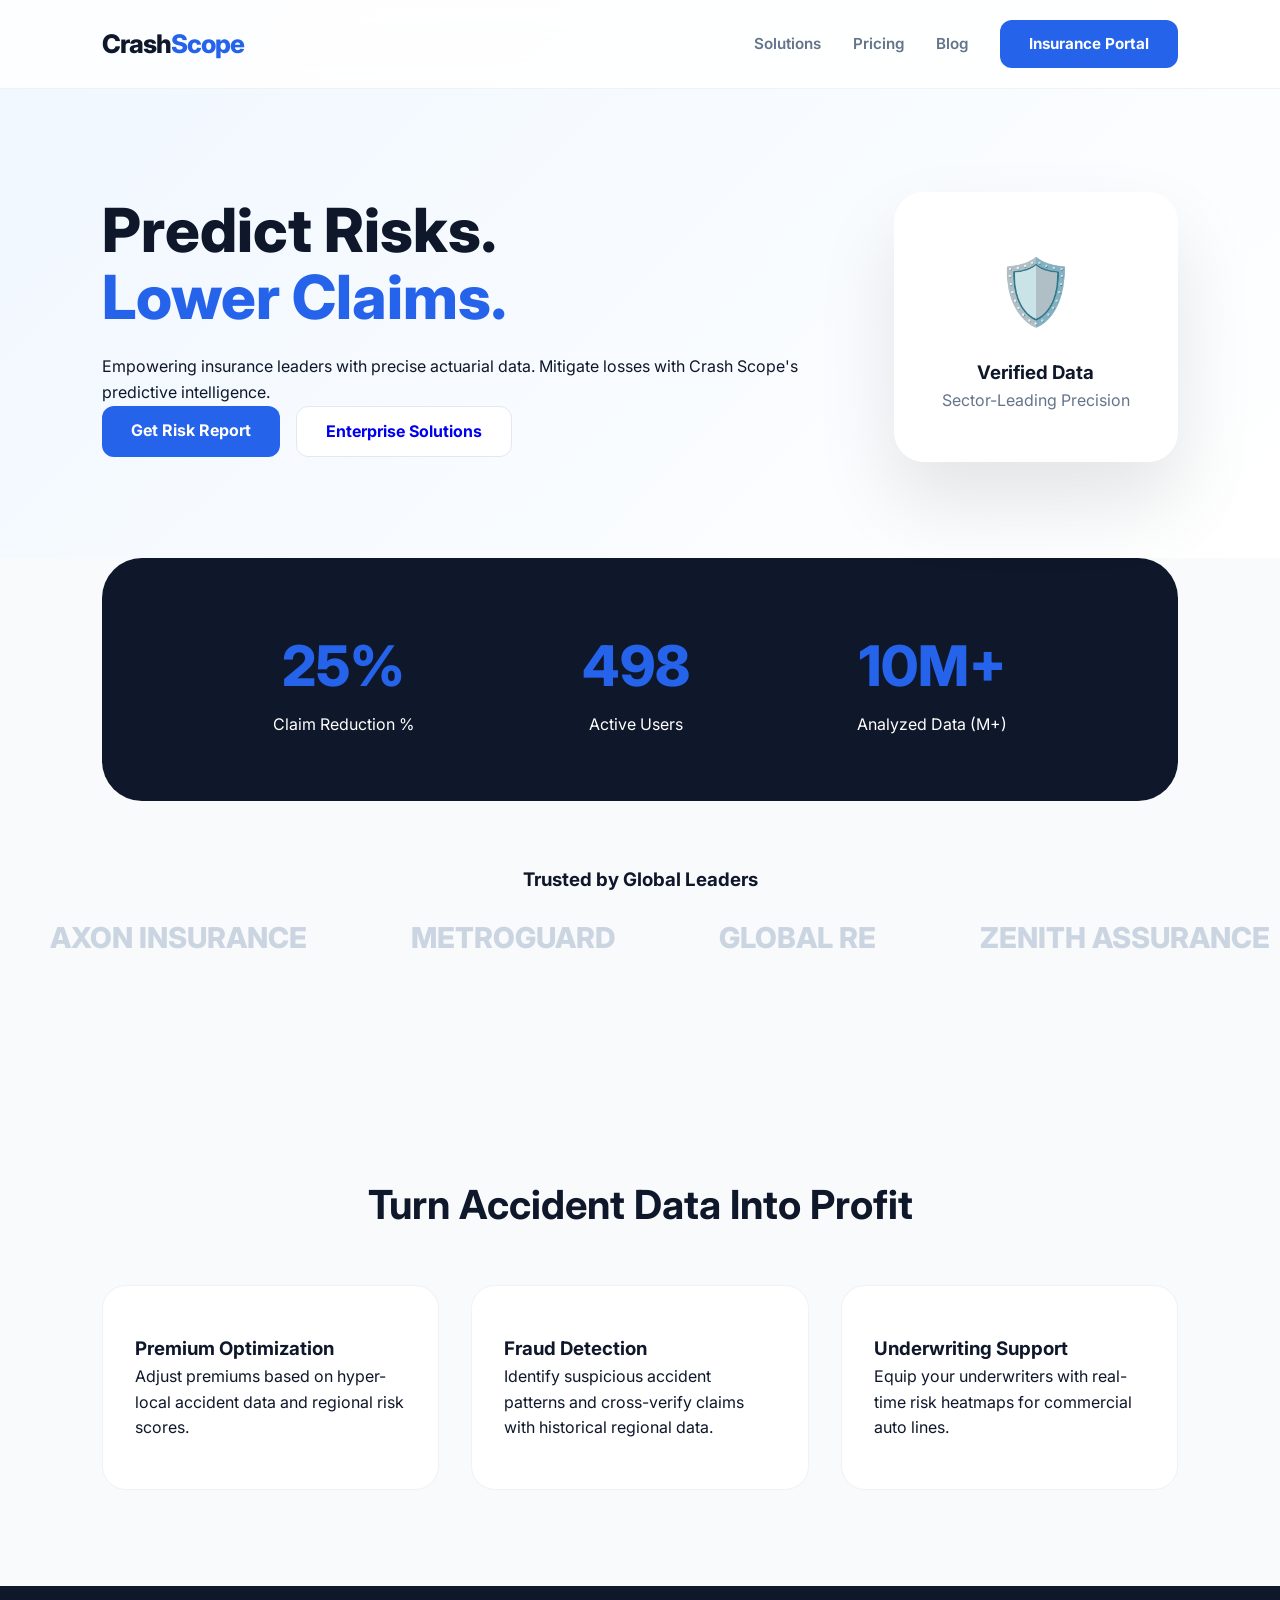
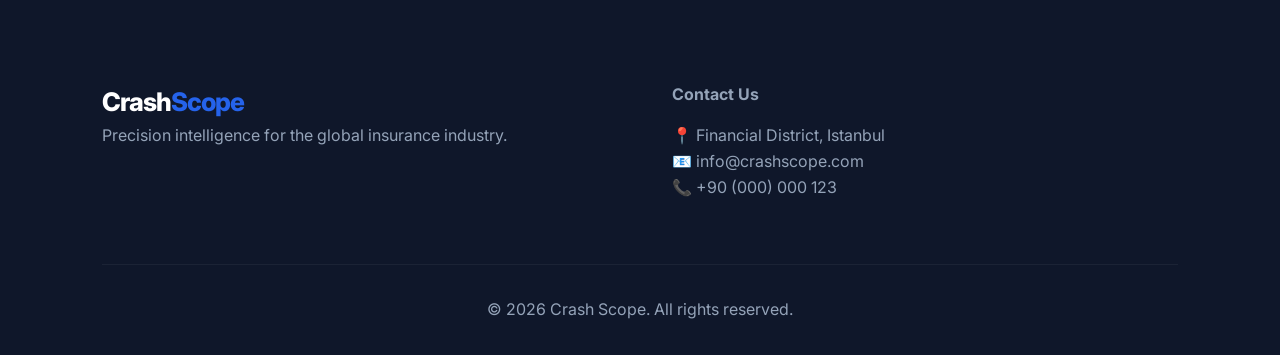
<file: index.html>
<!DOCTYPE html>
<html lang="en">
<head>
    <meta charset="UTF-8" />
    <meta name="viewport" content="width=device-width, initial-scale=1.0" />
    <title>Crash Scope – Insurance Risk Intelligence</title>
    <link href="https://fonts.googleapis.com/css2?family=Inter:wght@400;600;700;800&display=swap" rel="stylesheet">
    <style>
        :root { --primary: #2563eb; --primary-dark: #1d4ed8; --secondary: #64748b; --dark: #0f172a; --light: #f8fafc; --white: #ffffff; --transition: all 0.3s cubic-bezier(0.4, 0, 0.2, 1); }
        * { margin: 0; padding: 0; box-sizing: border-box; font-family: 'Inter', sans-serif; }
        html { scroll-behavior: smooth; }
        body { background-color: var(--light); color: var(--dark); line-height: 1.6; overflow-x: hidden; }
        .navbar { display: flex; justify-content: space-between; align-items: center; padding: 1.25rem 8%; background: rgba(255, 255, 255, 0.85); backdrop-filter: blur(15px); position: fixed; width: 100%; top: 0; z-index: 1000; border-bottom: 1px solid rgba(0,0,0,0.05); }
        .logo { font-size: 1.6rem; font-weight: 800; text-decoration: none; color: var(--dark); letter-spacing: -1px; } .logo span { color: var(--primary); }
        nav { display: flex; align-items: center; gap: 2rem; }
        nav a { text-decoration: none; color: var(--secondary); font-weight: 600; font-size: 0.95rem; transition: var(--transition); }
        nav a:hover { color: var(--primary); }
        .btn { padding: 0.75rem 1.8rem; border-radius: 12px; font-weight: 700; text-decoration: none; transition: var(--transition); display: inline-block; border: none; cursor: pointer; }
        .btn-primary { background: var(--primary); color: white !important; }
        .hero { padding: 12rem 8% 6rem; display: flex; align-items: center; justify-content: space-between; gap: 4rem; background: linear-gradient(135deg, #f0f7ff 0%, #ffffff 100%); }
        .hero-text { flex: 1; }
        .hero-text h1 { font-size: clamp(2.5rem, 5vw, 3.8rem); line-height: 1.1; font-weight: 800; margin-bottom: 1.5rem; }
        .hero-text h1 span { color: var(--primary); }
        .trust-box { background: var(--dark); color: white; padding: 4rem 8%; display: flex; justify-content: space-around; text-align: center; border-radius: 40px; margin: 0 8% 2rem; flex-wrap: wrap; gap: 2rem; }
        .trust-item h2 { font-size: 3.5rem; color: var(--primary); font-weight: 800; }
        .references-section { padding: 2rem 0 6rem; text-align: center; }
        .logos-container { overflow: hidden; white-space: nowrap; position: relative; padding: 20px 0; }
        .logos-slide { display: inline-block; animation: 25s slide infinite linear; }
        .logos-slide span { font-size: 1.8rem; font-weight: 800; color: #cbd5e1; margin: 0 50px; }
        @keyframes slide { from { transform: translateX(0); } to { transform: translateX(-100%); } }
        .section { padding: 6rem 8%; }
        .features-grid { display: grid; grid-template-columns: repeat(auto-fit, minmax(300px, 1fr)); gap: 2rem; }
        .feature-card { background: var(--white); padding: 3rem 2rem; border-radius: 24px; border: 1px solid rgba(0,0,0,0.05); transition: 0.3s; }
        .footer { background: var(--dark); color: #94a3b8; padding: 6rem 8% 2rem; }
        .footer-grid { display: grid; grid-template-columns: repeat(auto-fit, minmax(200px, 1fr)); gap: 4rem; }
    </style>
</head>
<body>
    <header class="navbar">
        <a href="index.html" class="logo">Crash<span>Scope</span></a>
        <nav>
            <a href="#solutions">Solutions</a>
            <a href="pricing.html">Pricing</a>
            <a href="blog.html">Blog</a>
            <a href="dashboard.html" class="btn btn-primary">Insurance Portal</a>
        </nav>
    </header>

    <section class="hero">
        <div class="hero-text">
            <h1>Predict Risks.<br><span>Lower Claims.</span></h1>
            <p>Empowering insurance leaders with precise actuarial data. Mitigate losses with Crash Scope's predictive intelligence.</p>
            <div style="display: flex; gap: 1rem;">
                <a href="dashboard.html" class="btn btn-primary">Get Risk Report</a>
                <a href="pricing.html" class="btn" style="background: white; border: 1px solid #e2e8f0;">Enterprise Solutions</a>
            </div>
        </div>
        <div class="hero-visual">
            <div style="background: white; padding: 3rem; border-radius: 30px; box-shadow: 0 40px 80px rgba(0,0,0,0.1); text-align: center;">
                <span style="font-size: 4rem;">🛡️</span>
                <h3 style="margin-top:1rem;">Verified Data</h3>
                <p style="color:var(--secondary)">Sector-Leading Precision</p>
            </div>
        </div>
    </section>

    <div class="trust-box">
        <div class="trust-item"><h2 class="counter" data-target="25">0</h2><p>Claim Reduction %</p></div>
        <div class="trust-item"><h2 class="counter" data-target="1200">0</h2><p>Active Users</p></div>
        <div class="trust-item"><h2 class="counter" data-target="10">0</h2><p>Analyzed Data (M+)</p></div>
    </div>

    <section class="references-section">
        <h3>Trusted by Global Leaders</h3>
        <div class="logos-container">
            <div class="logos-slide">
                <span>AXON INSURANCE</span> <span>METROGUARD</span> <span>GLOBAL RE</span> <span>ZENITH ASSURANCE</span> <span>ALIANS GROUP</span> <span>NEXUS UNDERWRITING</span>
            </div>
            <div class="logos-slide">
                <span>AXON INSURANCE</span> <span>METROGUARD</span> <span>GLOBAL RE</span> <span>ZENITH ASSURANCE</span> <span>ALIANS GROUP</span> <span>NEXUS UNDERWRITING</span>
            </div>
        </div>
    </section>

    <section id="solutions" class="section">
        <h2 style="text-align: center; margin-bottom: 3rem; font-size: 2.5rem;">Turn Accident Data Into Profit</h2>
        <div class="features-grid">
            <div class="feature-card"><h3>Premium Optimization</h3><p>Adjust premiums based on hyper-local accident data and regional risk scores.</p></div>
            <div class="feature-card"><h3>Fraud Detection</h3><p>Identify suspicious accident patterns and cross-verify claims with historical regional data.</p></div>
            <div class="feature-card"><h3>Underwriting Support</h3><p>Equip your underwriters with real-time risk heatmaps for commercial auto lines.</p></div>
        </div>
    </section>

    <footer class="footer">
        <div class="footer-grid">
            <div class="footer-col">
                <a href="#" class="logo" style="color: white;">Crash<span>Scope</span></a>
                <p>Precision intelligence for the global insurance industry.</p>
            </div>
            <div class="footer-col">
                <h4>Contact Us</h4>
                <ul style="list-style: none; margin-top: 1rem;">
                    <li>📍 Financial District, Istanbul</li>
                    <li>📧 info@crashscope.com</li>
                    <li>📞 +90 (000) 000 123</li>
                </ul>
            </div>
        </div>
        <div style="text-align: center; margin-top: 4rem; border-top: 1px solid rgba(255,255,255,0.05); padding-top: 2rem;">
            &copy; 2026 Crash Scope. All rights reserved.
        </div>
    </footer>

    <script>
        const counters = document.querySelectorAll('.counter');
        const speed = 200;
        const startCounters = () => {
            counters.forEach(counter => {
                const updateCount = () => {
                    const target = +counter.getAttribute('data-target');
                    const count = +counter.innerText;
                    const inc = target / speed;
                    if (count < target) {
                        counter.innerText = Math.ceil(count + inc);
                        setTimeout(updateCount, 15);
                    } else {
                        counter.innerText = target + (target === 25 ? "%" : (target === 10 ? "M+" : ""));
                    }
                };
                updateCount();
            });
        };
        const observer = new IntersectionObserver((entries) => {
            entries.forEach(entry => { if (entry.isIntersecting) { startCounters(); observer.unobserve(entry.target); } });
        }, { threshold: 0.5 });
        observer.observe(document.querySelector('.trust-box'));
    </script>
</body>
</html>
</file>
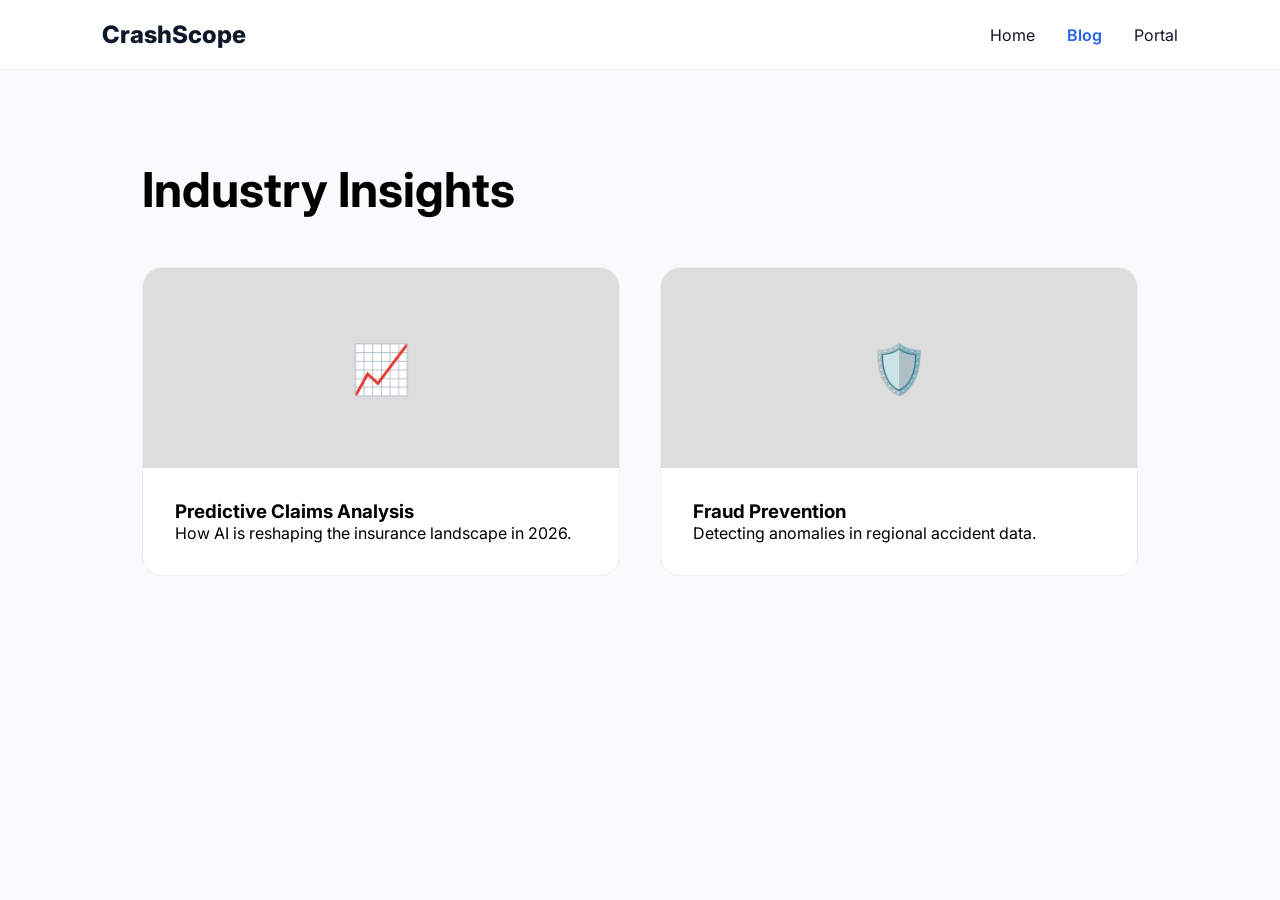
<file: blog.html>
<!DOCTYPE html>
<html lang="en">
<head>
    <meta charset="UTF-8" /><title>Blog – Crash Scope</title>
    <link href="https://fonts.googleapis.com/css2?family=Inter:wght@400;600;800&display=swap" rel="stylesheet">
    <style>
        :root { --primary: #2563eb; --dark: #0f172a; --light: #f8fafc; }
        * { margin: 0; padding: 0; box-sizing: border-box; font-family: 'Inter', sans-serif; }
        body { background: var(--light); }
        .navbar { display: flex; justify-content: space-between; align-items: center; padding: 1.25rem 8%; background: white; border-bottom: 1px solid #eee; position: fixed; width: 100%; top:0; z-index:100;}
        .container { padding: 10rem 8% 4rem; max-width: 1200px; margin: 0 auto; }
        .blog-grid { display: grid; grid-template-columns: repeat(auto-fit, minmax(350px, 1fr)); gap: 2.5rem; }
        .card { background: white; border-radius: 20px; overflow: hidden; border: 1px solid #eee; transition: 0.3s; }
        .card:hover { transform: translateY(-5px); box-shadow: 0 20px 30px rgba(0,0,0,0.05); }
        .card-body { padding: 2rem; }
    </style>
</head>
<body>
    <header class="navbar">
        <a href="index.html" style="text-decoration:none; color:var(--dark); font-weight:800; font-size:1.5rem;">Crash<span>Scope</span></a>
        <nav style="display:flex; gap:2rem;">
            <a href="index.html" style="text-decoration:none; color:var(--dark);">Home</a>
            <a href="blog.html" style="color:var(--primary); text-decoration:none; font-weight:600;">Blog</a>
            <a href="dashboard.html" style="text-decoration:none; color:var(--dark);">Portal</a>
        </nav>
    </header>
    <div class="container">
        <h1 style="margin-bottom: 3rem; font-size: 3rem;">Industry Insights</h1>
        <div class="blog-grid">
            <div class="card"><div style="height:200px; background:#ddd; display:flex; align-items:center; justify-content:center; font-size:3rem;">📈</div><div class="card-body"><h3>Predictive Claims Analysis</h3><p>How AI is reshaping the insurance landscape in 2026.</p></div></div>
            <div class="card"><div style="height:200px; background:#ddd; display:flex; align-items:center; justify-content:center; font-size:3rem;">🛡️</div><div class="card-body"><h3>Fraud Prevention</h3><p>Detecting anomalies in regional accident data.</p></div></div>
        </div>
    </div>
</body>
</html>
</file>
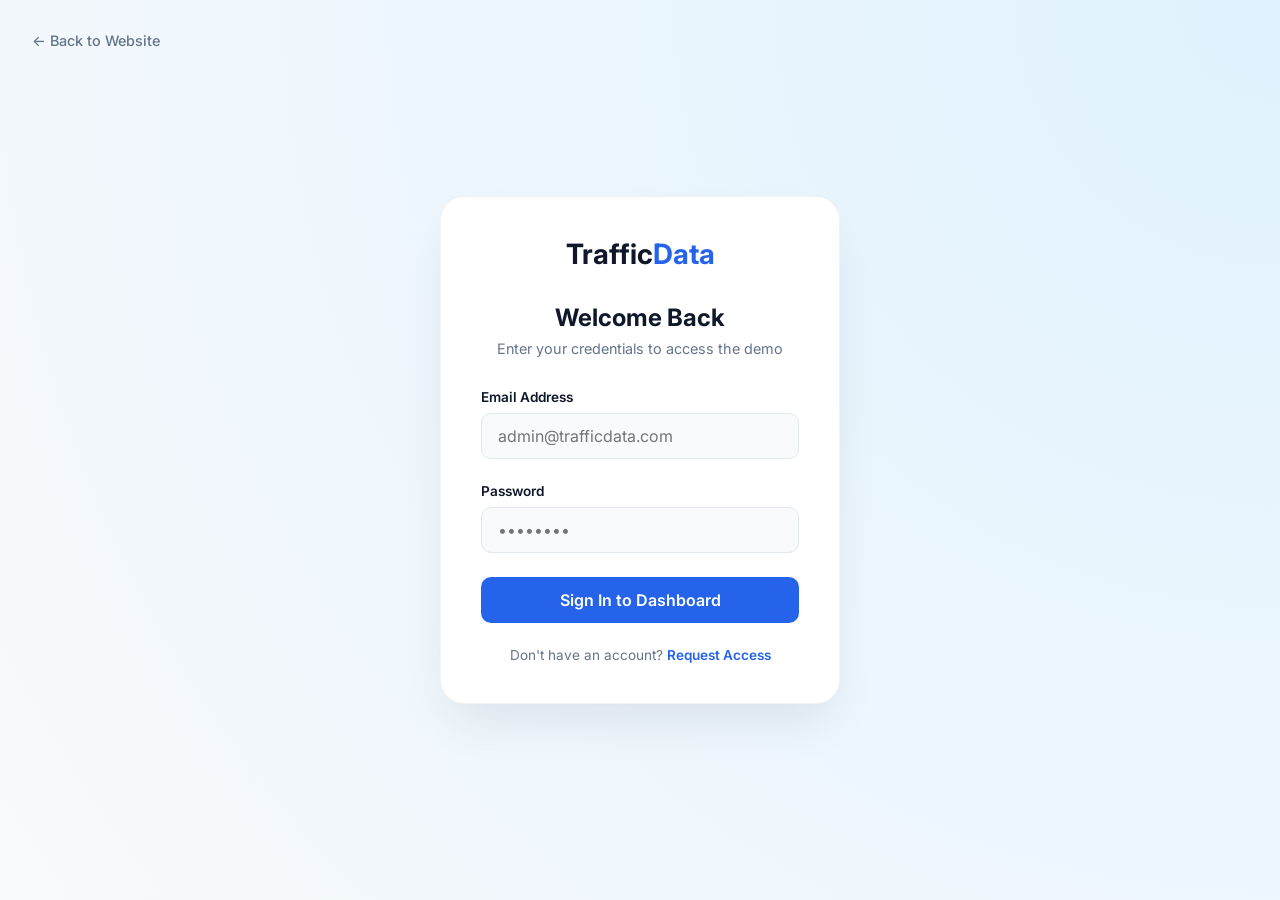
<file: login.html>
<!DOCTYPE html>
<html lang="en">
<head>
    <meta charset="UTF-8" />
    <meta name="viewport" content="width=device-width, initial-scale=1.0" />
    <title>Login – TrafficData</title>
    <link href="https://fonts.googleapis.com/css2?family=Inter:wght@400;600;800&display=swap" rel="stylesheet">
    <style>
        :root {
            --primary: #2563eb;
            --primary-dark: #1d4ed8;
            --secondary: #64748b;
            --dark: #0f172a;
            --light: #f8fafc;
            --white: #ffffff;
        }

        * {
            margin: 0;
            padding: 0;
            box-sizing: border-box;
            font-family: 'Inter', sans-serif;
        }

        body {
            background-color: var(--light);
            background: radial-gradient(circle at top right, #e0f2fe, #f8fafc);
            height: 100vh;
            display: flex;
            align-items: center;
            justify-content: center;
            color: var(--dark);
        }

        .login-container {
            background: var(--white);
            padding: 2.5rem;
            border-radius: 24px;
            box-shadow: 0 25px 50px -12px rgba(15, 23, 42, 0.1);
            width: 100%;
            max-width: 400px;
            border: 1px solid rgba(0,0,0,0.05);
        }

        .logo {
            text-align: center;
            font-size: 1.75rem;
            font-weight: 700;
            margin-bottom: 2rem;
            text-decoration: none;
            display: block;
            color: var(--dark);
        }

        .logo span { color: var(--primary); }

        h1 {
            font-size: 1.5rem;
            font-weight: 700;
            margin-bottom: 0.5rem;
            text-align: center;
        }

        p.subtitle {
            color: var(--secondary);
            font-size: 0.9rem;
            text-align: center;
            margin-bottom: 2rem;
        }

        .form-group {
            margin-bottom: 1.5rem;
        }

        label {
            display: block;
            font-size: 0.85rem;
            font-weight: 600;
            margin-bottom: 0.5rem;
            color: var(--dark);
        }

        input {
            width: 100%;
            padding: 0.75rem 1rem;
            border-radius: 10px;
            border: 1px solid #e2e8f0;
            background: #f8fafc;
            font-size: 1rem;
            transition: all 0.3s ease;
        }

        input:focus {
            outline: none;
            border-color: var(--primary);
            box-shadow: 0 0 0 4px rgba(37, 99, 235, 0.1);
        }

        .btn {
            width: 100%;
            background: var(--primary);
            color: white;
            padding: 0.8rem;
            border: none;
            border-radius: 10px;
            font-size: 1rem;
            font-weight: 600;
            cursor: pointer;
            transition: all 0.3s ease;
            text-decoration: none;
            display: block;
            text-align: center;
        }

        .btn:hover {
            background: var(--primary-dark);
            transform: translateY(-1px);
        }

        .footer-text {
            margin-top: 1.5rem;
            text-align: center;
            font-size: 0.85rem;
            color: var(--secondary);
        }

        .footer-text a {
            color: var(--primary);
            text-decoration: none;
            font-weight: 600;
        }

        /* Back to Home Link */
        .back-home {
            position: absolute;
            top: 2rem;
            left: 2rem;
            text-decoration: none;
            color: var(--secondary);
            font-size: 0.9rem;
            font-weight: 500;
        }
    </style>
</head>
<body>

    <a href="index.html" class="back-home">← Back to Website</a>

    <div class="login-container">
        <a href="index.html" class="logo">Traffic<span>Data</span></a>
        
        <h1>Welcome Back</h1>
        <p class="subtitle">Enter your credentials to access the demo</p>

        <form action="dashboard.html">
            <div class="form-group">
                <label for="email">Email Address</label>
                <input type="email" id="email" placeholder="admin@trafficdata.com" required>
            </div>

            <div class="form-group">
                <label for="password">Password</label>
                <input type="password" id="password" placeholder="••••••••" required>
            </div>

            <button type="submit" class="btn">Sign In to Dashboard</button>
        </form>

        <div class="footer-text">
            Don't have an account? <a href="#">Request Access</a>
        </div>
    </div>

</body>
</html>
</file>
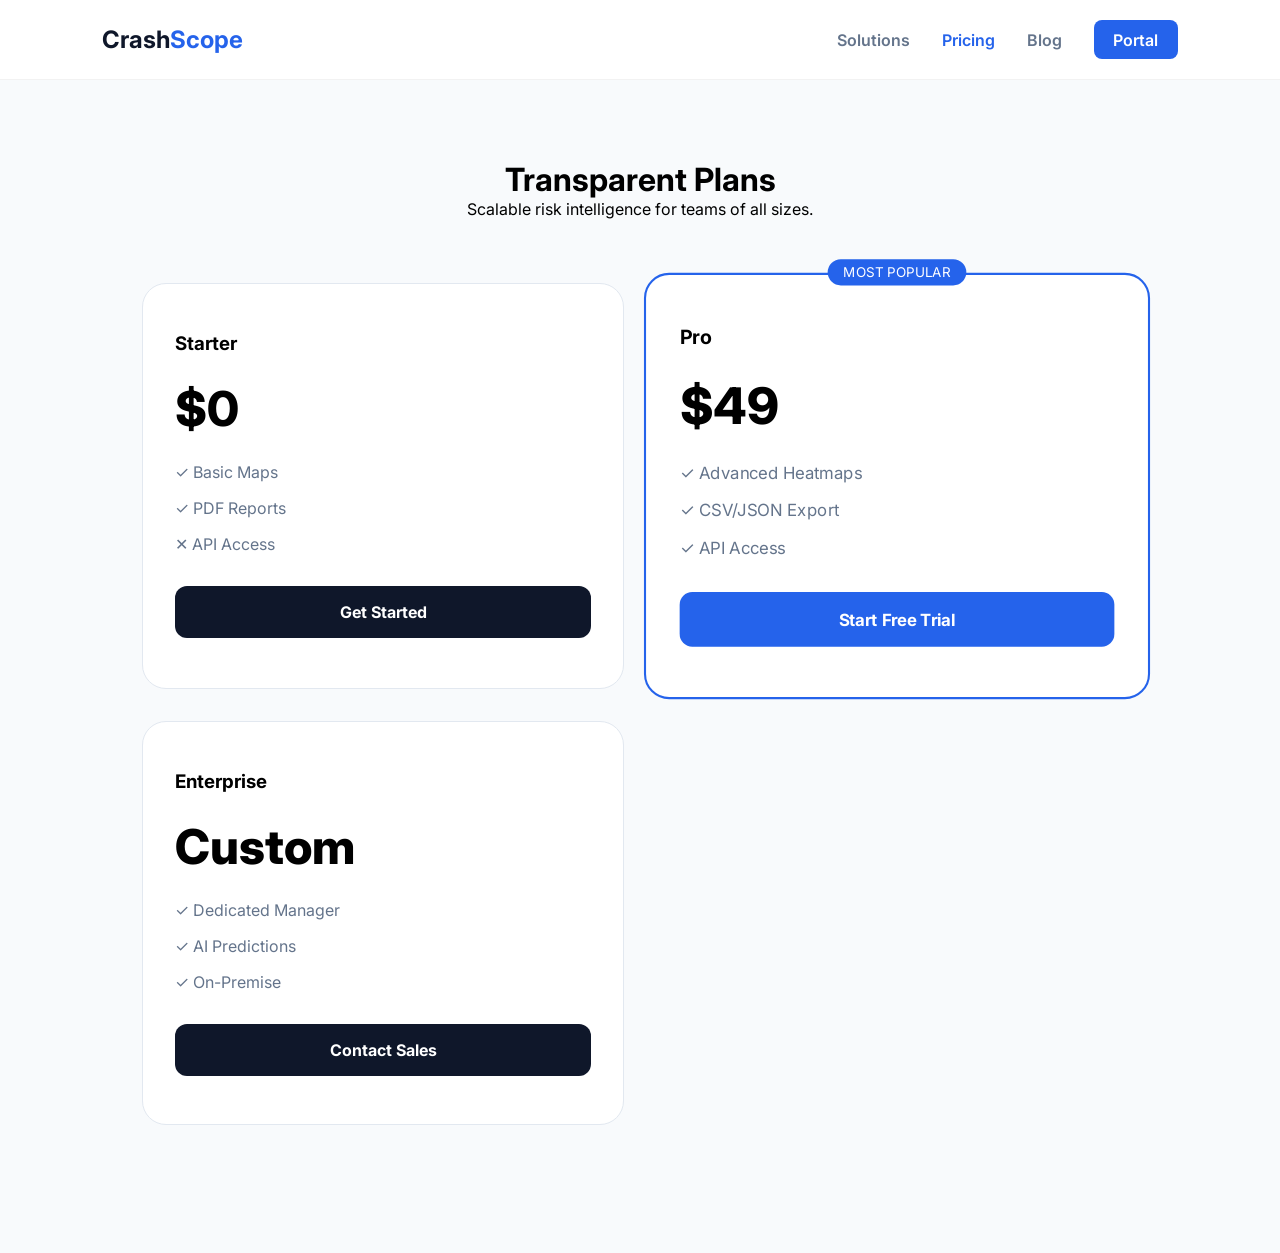
<file: pricing.html>
<!DOCTYPE html>
<html lang="en">
<head>
    <meta charset="UTF-8" />
    <meta name="viewport" content="width=device-width, initial-scale=1.0" />
    <title>Pricing – Crash Scope</title>
    <link href="https://fonts.googleapis.com/css2?family=Inter:wght@400;600;800&display=swap" rel="stylesheet">
    <style>
        :root { --primary: #2563eb; --dark: #0f172a; --secondary: #64748b; --light: #f8fafc; }
        * { margin: 0; padding: 0; box-sizing: border-box; font-family: 'Inter', sans-serif; }
        body { background-color: var(--light); }
        .navbar { display: flex; justify-content: space-between; align-items: center; padding: 1.25rem 8%; background: white; position: fixed; width: 100%; top: 0; z-index: 1000; border-bottom: 1px solid rgba(0,0,0,0.05); }
        .logo { font-size: 1.5rem; font-weight: 700; text-decoration: none; color: var(--dark); } .logo span { color: var(--primary); }
        nav { display: flex; gap: 2rem; align-items: center; }
        nav a { text-decoration: none; color: var(--secondary); font-weight: 600; }
        .pricing-header { padding: 10rem 8% 4rem; text-align: center; }
        .pricing-grid { display: grid; grid-template-columns: repeat(auto-fit, minmax(320px, 1fr)); gap: 2rem; padding: 0 8% 8rem; max-width: 1200px; margin: 0 auto; }
        .pricing-card { background: white; padding: 3rem 2rem; border-radius: 24px; border: 1px solid #e2e8f0; position: relative; }
        .popular { border: 2px solid var(--primary); transform: scale(1.05); }
        .price { font-size: 3rem; font-weight: 800; margin: 1.5rem 0; }
        .features-list { list-style: none; margin-bottom: 2rem; }
        .features-list li { margin-bottom: 1rem; color: var(--secondary); }
        .btn { display: block; text-align: center; padding: 1rem; border-radius: 12px; text-decoration: none; font-weight: 700; background: var(--dark); color: white; }
        .btn-primary { background: var(--primary); }
    </style>
</head>
<body>
    <header class="navbar">
        <a href="index.html" class="logo">Crash<span>Scope</span></a>
        <nav>
            <a href="index.html#solutions">Solutions</a>
            <a href="pricing.html" style="color: var(--primary);">Pricing</a>
            <a href="blog.html">Blog</a>
            <a href="dashboard.html" style="background: var(--primary); color: white; padding: 0.6rem 1.2rem; border-radius: 8px;">Portal</a>
        </nav>
    </header>
    <div class="pricing-header"><h1>Transparent Plans</h1><p>Scalable risk intelligence for teams of all sizes.</p></div>
    <div class="pricing-grid">
        <div class="pricing-card"><h3>Starter</h3><div class="price">$0</div><ul class="features-list"><li>✓ Basic Maps</li><li>✓ PDF Reports</li><li>✕ API Access</li></ul><a href="dashboard.html" class="btn">Get Started</a></div>
        <div class="pricing-card popular"><div style="background: var(--primary); color: white; position: absolute; top: -15px; left: 50%; transform: translateX(-50%); padding: 5px 15px; border-radius: 20px; font-size: 0.8rem;">MOST POPULAR</div><h3>Pro</h3><div class="price">$49</div><ul class="features-list"><li>✓ Advanced Heatmaps</li><li>✓ CSV/JSON Export</li><li>✓ API Access</li></ul><a href="dashboard.html" class="btn btn-primary">Start Free Trial</a></div>
        <div class="pricing-card"><h3>Enterprise</h3><div class="price">Custom</div><ul class="features-list"><li>✓ Dedicated Manager</li><li>✓ AI Predictions</li><li>✓ On-Premise</li></ul><a href="mailto:info@crashscope.com" class="btn">Contact Sales</a></div>
    </div>
</body>
</html>
</file>
